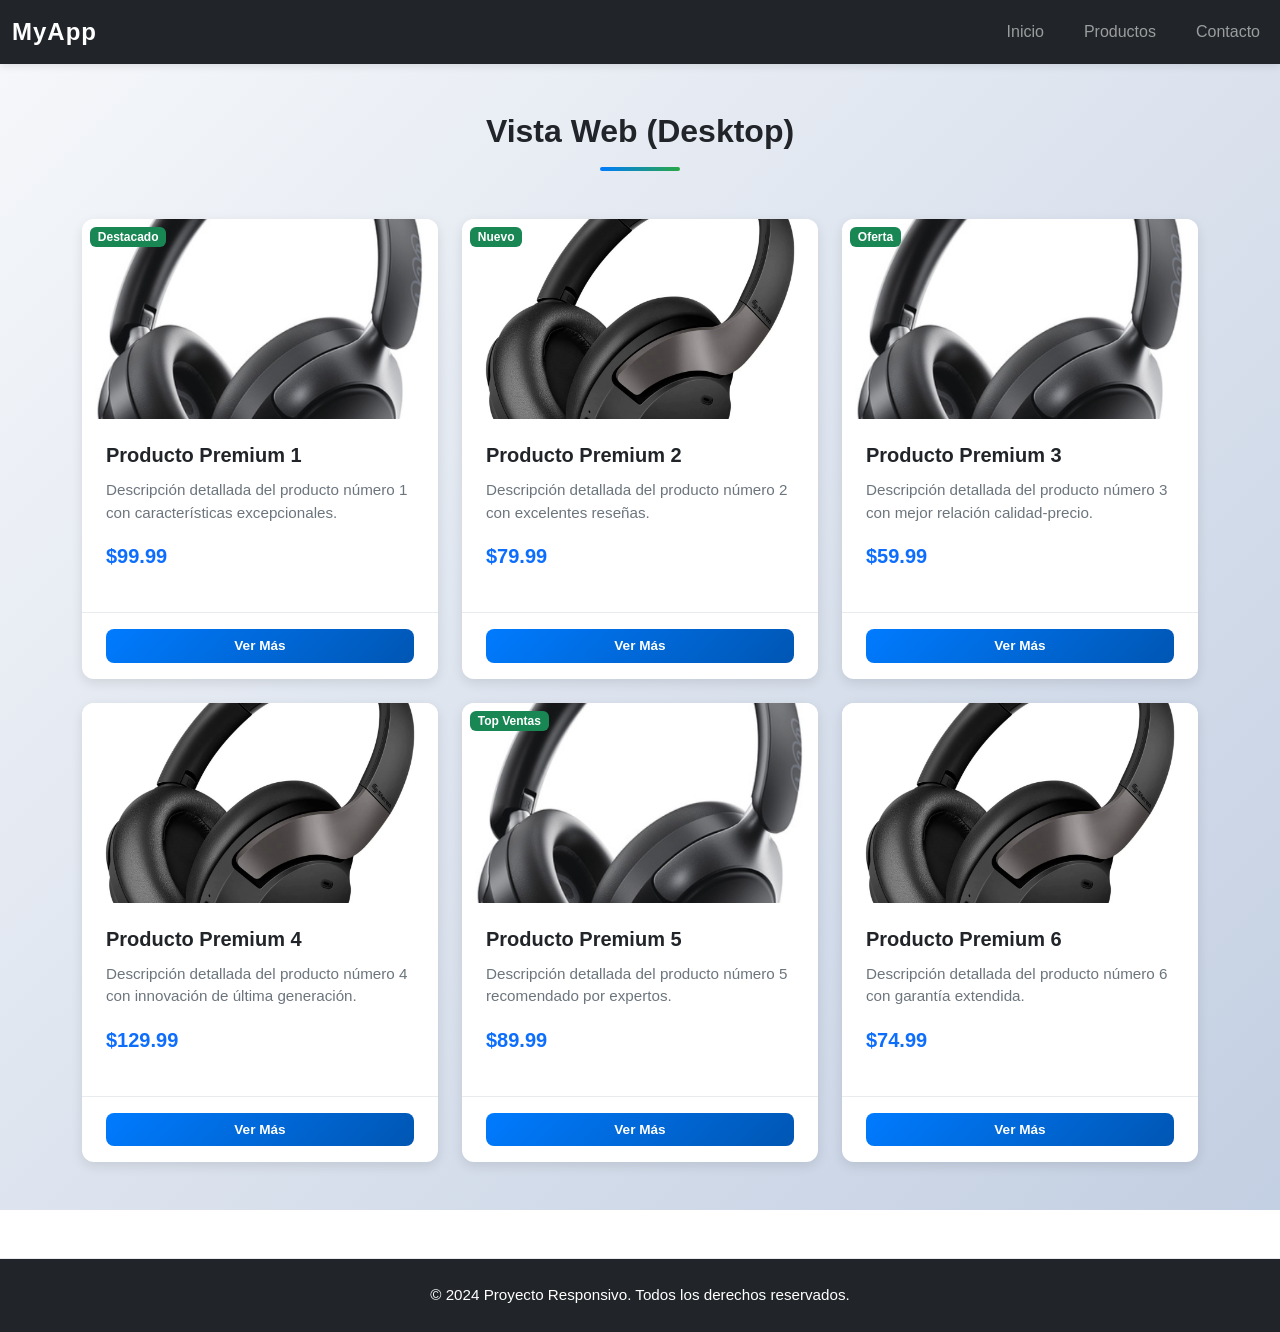
<file: index.html>
<!DOCTYPE html>
<html lang="es">
<head>
    <meta charset="UTF-8">
    <meta name="viewport" content="width=device-width, initial-scale=1.0">
    <title>Proyecto Responsivo - Web & Mobile</title>
    
    <!-- Bootstrap Local -->
    <link rel="stylesheet" href="./vendors/bootstrap/bootstrap.min.css">
    
    <!-- Estilos Personalizados -->
    <link rel="stylesheet" href="./src/styles/main.css">
    <link rel="stylesheet" href="./src/styles/responsive.css">
</head>
<body>
    <!-- NAVBAR -->
    <nav class="navbar navbar-expand-lg navbar-dark bg-dark sticky-top">
        <div class="container-fluid">
            <a class="navbar-brand fw-bold" href="#home">MyApp</a>
            <button class="navbar-toggler" type="button" data-bs-toggle="collapse" data-bs-target="#navbarNav">
                <span class="navbar-toggler-icon"></span>
            </button>
            <div class="collapse navbar-collapse" id="navbarNav">
                <ul class="navbar-nav ms-auto">
                    <li class="nav-item"><a class="nav-link" href="#home">Inicio</a></li>
                    <li class="nav-item"><a class="nav-link" href="#productos">Productos</a></li>
                    <li class="nav-item"><a class="nav-link" href="#contacto">Contacto</a></li>
                </ul>
            </div>
        </div>
    </nav>

    <!-- MAIN CONTENT -->
    <main id="app">
        <!-- VISTA WEB: Cards en Grid -->
        <section id="vista-web" class="vista-contenedor d-none d-lg-block py-5">
            <div class="container">
                <h2 class="text-center mb-5 fw-bold">Vista Web (Desktop)</h2>
                <div id="grid-desktop" class="row g-4">
                    <!-- Las tarjetas se cargarán aquí vía JavaScript -->
                </div>
            </div>
        </section>

        <!-- VISTA TABLET: Cards en 2 columnas -->
        <section id="vista-tablet" class="vista-contenedor d-none d-md-block d-lg-none py-5">
            <div class="container">
                <h2 class="text-center mb-5 fw-bold">Vista Tablet</h2>
                <div id="grid-tablet" class="row g-4">
                    <!-- Las tarjetas se cargarán aquí vía JavaScript -->
                </div>
            </div>
        </section>

        <!-- VISTA MOBILE: Lista -->
        <section id="vista-mobile" class="vista-contenedor d-md-none py-5">
            <div class="container-fluid px-3">
                <h2 class="text-center mb-4 fw-bold">Vista Mobile (Lista)</h2>
                <div id="lista-mobile" class="mobile-list">
                    <!-- Los elementos de lista se cargarán aquí vía JavaScript -->
                </div>
            </div>
        </section>
    </main>

    <!-- FOOTER -->
    <footer class="bg-dark text-white text-center py-4 mt-5">
        <p>&copy; 2024 Proyecto Responsivo. Todos los derechos reservados.</p>
    </footer>

    <!-- Bootstrap JS -->
    <script src="./vendors/bootstrap/bootstrap.bundle.min.js"></script>
    
    <!-- Scripts Personalizados -->
    <script src="./src/scripts/data.js"></script>
    <script src="./src/scripts/renderer.js"></script>
    <script src="./src/scripts/main.js"></script>
</body>
</html>
</file>
<file: src/styles/main.css>
/* ==========================================
   ESTILOS PRINCIPALES
   =========================================== */

:root {
    --primary-color: #007bff;
    --secondary-color: #6c757d;
    --success-color: #28a745;
    --danger-color: #dc3545;
    --light-bg: #f8f9fa;
    --dark-text: #212529;
    --border-radius: 12px;
    --transition: all 0.3s ease;
}

* {
    margin: 0;
    padding: 0;
    box-sizing: border-box;
}

body {
    font-family: 'Segoe UI', Tahoma, Geneva, Verdana, sans-serif;
    color: var(--dark-text);
    background-color: #ffffff;
    line-height: 1.6;
}

/* ==========================================
   NAVBAR
   =========================================== */

.navbar {
    box-shadow: 0 2px 8px rgba(0, 0, 0, 0.1);
}

.navbar-brand {
    font-size: 1.5rem;
    letter-spacing: 1px;
}

.nav-link {
    transition: var(--transition);
    margin-left: 1rem;
}

.nav-link:hover {
    color: var(--primary-color) !important;
    transform: translateY(-2px);
}

/* ==========================================
   CONTENEDOR GENERAL
   =========================================== */

.vista-contenedor {
    background: linear-gradient(135deg, #f5f7fa 0%, #c3cfe2 100%);
    min-height: 100vh;
}

/* ==========================================
   CARD DESIGN (Patrón: Card Component)
   =========================================== */

.card {
    border: none;
    border-radius: var(--border-radius);
    box-shadow: 0 4px 12px rgba(0, 0, 0, 0.1);
    transition: var(--transition);
    overflow: hidden;
    height: 100%;
    display: flex;
    flex-direction: column;
}

.card:hover {
    transform: translateY(-8px);
    box-shadow: 0 12px 24px rgba(0, 0, 0, 0.15);
}

.card-img-top {
    height: 200px;
    object-fit: cover;
    transition: var(--transition);
}

.card:hover .card-img-top {
    transform: scale(1.05);
}

.card-body {
    flex-grow: 1;
    padding: 1.5rem;
}

.card-title {
    font-weight: 700;
    color: var(--dark-text);
    margin-bottom: 0.75rem;
    font-size: 1.25rem;
}

.card-text {
    color: var(--secondary-color);
    font-size: 0.95rem;
    margin-bottom: 1rem;
    line-height: 1.5;
}

.card-footer {
    background: transparent;
    border-top: 1px solid #e9ecef;
    padding: 1rem 1.5rem;
}

/* ==========================================
   BOTONES
   =========================================== */

.btn {
    border-radius: 8px;
    padding: 0.6rem 1.5rem;
    font-weight: 600;
    transition: var(--transition);
    border: none;
}

.btn-primary {
    background: linear-gradient(135deg, #007bff 0%, #0056b3 100%);
}

.btn-primary:hover {
    background: linear-gradient(135deg, #0056b3 0%, #003a82 100%);
    transform: translateY(-2px);
    box-shadow: 0 6px 12px rgba(0, 86, 179, 0.3);
}

.btn-sm {
    padding: 0.4rem 1rem;
    font-size: 0.85rem;
}

/* ==========================================
   LISTA MOBILE
   =========================================== */

.mobile-list {
    display: flex;
    flex-direction: column;
    gap: 1rem;
}

.mobile-list-item {
    background: white;
    border-radius: var(--border-radius);
    padding: 1.5rem;
    box-shadow: 0 2px 8px rgba(0, 0, 0, 0.08);
    border-left: 4px solid var(--primary-color);
    transition: var(--transition);
}

.mobile-list-item:active {
    transform: scale(0.98);
    box-shadow: 0 4px 12px rgba(0, 86, 179, 0.2);
}

.mobile-list-item-image {
    width: 100%;
    height: 180px;
    object-fit: cover;
    border-radius: 8px;
    margin-bottom: 1rem;
}

.mobile-list-item-title {
    font-size: 1.1rem;
    font-weight: 700;
    color: var(--dark-text);
    margin-bottom: 0.5rem;
}

.mobile-list-item-text {
    font-size: 0.9rem;
    color: var(--secondary-color);
    margin-bottom: 1rem;
    line-height: 1.4;
}

/* ==========================================
   FOOTER
   =========================================== */

footer {
    margin-top: auto;
    border-top: 1px solid #e9ecef;
}

footer p {
    margin-bottom: 0;
    font-size: 0.95rem;
}

/* ==========================================
   TIPOGRAFÍA
   =========================================== */

h1, h2, h3, h4, h5, h6 {
    font-weight: 700;
    color: var(--dark-text);
}

h2 {
    position: relative;
    display: inline-block;
    width: 100%;
    text-align: center;
}

h2::after {
    content: '';
    display: block;
    width: 80px;
    height: 4px;
    background: linear-gradient(90deg, var(--primary-color), var(--success-color));
    border-radius: 2px;
    margin: 1rem auto 0;
}
</file>
<file: src/styles/responsive.css>
/* ==========================================
   RESPONSIVE DESIGN - MEDIA QUERIES
   =========================================== */

/* ============ TABLET (768px - 991px) ============ */
@media (min-width: 768px) and (max-width: 991.98px) {
    .container {
        max-width: 100%;
        padding: 0 1.5rem;
    }

    #grid-tablet .row {
        display: grid;
        grid-template-columns: repeat(2, 1fr);
        gap: 1.5rem;
    }

    .card-title {
        font-size: 1.1rem;
    }

    .card-text {
        font-size: 0.9rem;
    }
}

/* ============ DESKTOP (992px y superior) ============ */
@media (min-width: 992px) {
    #grid-desktop .row {
        display: grid;
        grid-template-columns: repeat(3, 1fr);
        gap: 2rem;
    }

    .card {
        max-width: 100%;
    }

    .navbar-nav {
        gap: 0.5rem;
    }
}

/* ============ EXTRA LARGE (1400px y superior) ============ */
@media (min-width: 1400px) {
    #grid-desktop .row {
        grid-template-columns: repeat(4, 1fr);
    }

    .container {
        max-width: 1320px;
    }
}

/* ============ MOBILE (hasta 767px) ============ */
@media (max-width: 767.98px) {
    body {
        font-size: 0.95rem;
    }

    .navbar-brand {
        font-size: 1.2rem;
    }

    .container-fluid {
        padding-left: 0.5rem;
        padding-right: 0.5rem;
    }

    #lista-mobile {
        width: 100%;
    }

    .mobile-list-item {
        padding: 1rem;
        border-radius: 8px;
    }

    .mobile-list-item-image {
        height: 150px;
        margin-bottom: 0.75rem;
    }

    .mobile-list-item-title {
        font-size: 1rem;
        margin-bottom: 0.4rem;
    }

    .mobile-list-item-text {
        font-size: 0.85rem;
        margin-bottom: 0.75rem;
    }

    h2 {
        font-size: 1.5rem;
    }

    h2::after {
        margin: 0.75rem auto 0;
    }

    .btn {
        padding: 0.5rem 1rem;
        font-size: 0.9rem;
    }

    .card-body {
        padding: 1rem;
    }

    .card-footer {
        padding: 0.75rem 1rem;
    }
}

/* ============ SMALL MOBILE (hasta 480px) ============ */
@media (max-width: 480px) {
    h1 {
        font-size: 1.75rem;
    }

    h2 {
        font-size: 1.3rem;
    }

    .btn {
        width: 100%;
        padding: 0.6rem;
        font-size: 0.85rem;
    }

    .navbar-brand {
        font-size: 1rem;
    }

    .mobile-list-item {
        padding: 0.75rem;
    }

    .card-img-top {
        height: 150px;
    }

    .mobile-list-item-image {
        height: 120px;
    }
}

/* ============ ANIMACIONES Y TRANSICIONES ============ */

@media (prefers-reduced-motion: reduce) {
    * {
        animation-duration: 0.01ms !important;
        animation-iteration-count: 1 !important;
        transition-duration: 0.01ms !important;
    }
}

/* ============ MODO OSCURO (opcional) ============ */
@media (prefers-color-scheme: dark) {
    body {
        background-color: #1a1a1a;
        color: #e0e0e0;
    }

    .card {
        background-color: #2d2d2d;
        color: #e0e0e0;
    }

    .card-text {
        color: #b0b0b0;
    }

    .mobile-list-item {
        background-color: #2d2d2d;
        color: #e0e0e0;
    }
}
</file>
